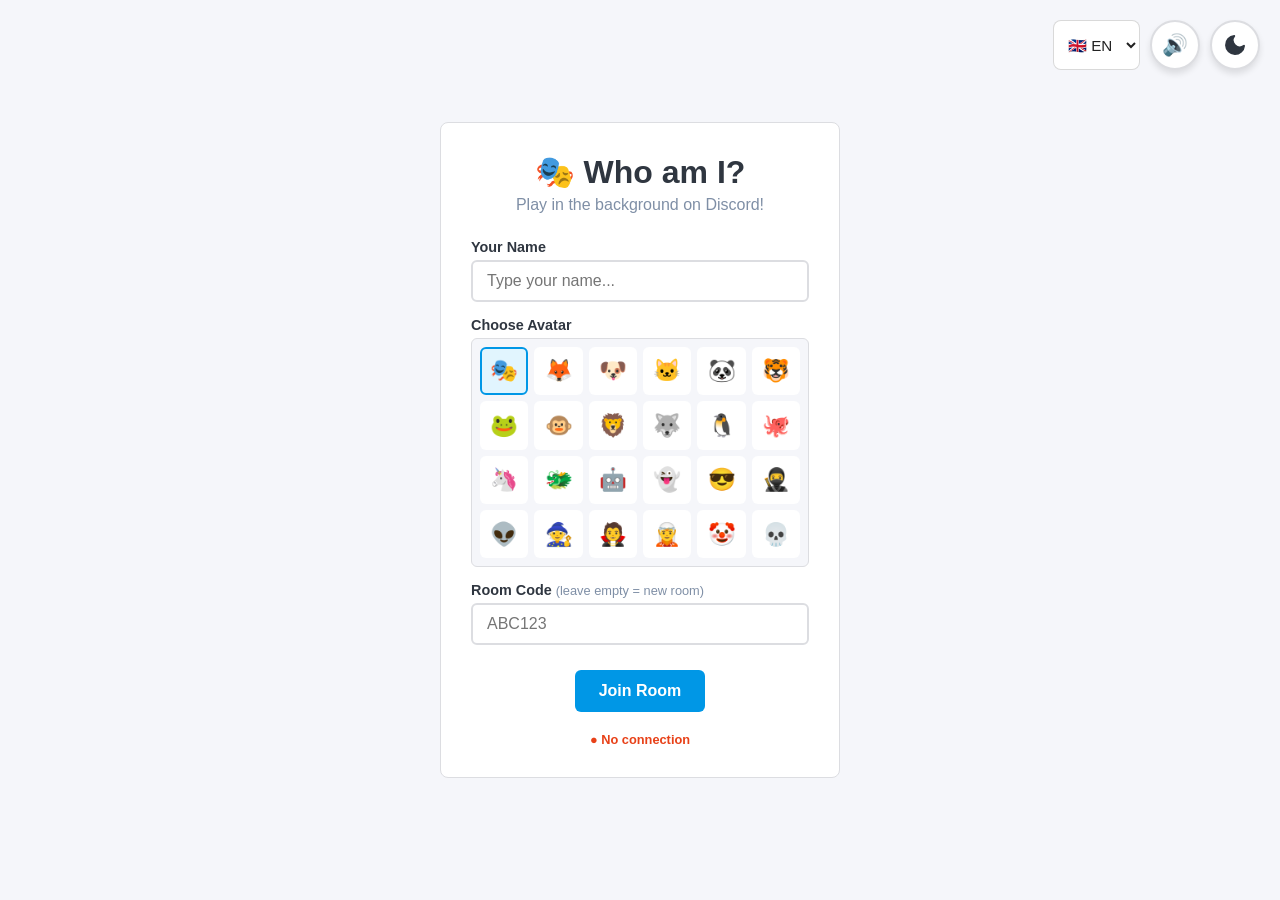
<file: client/index.html>
<!DOCTYPE html>
<html lang="tr">
<head>
    <meta charset="UTF-8">
    <meta name="viewport" content="width=device-width, initial-scale=1.0">
    <meta name="description" content="Ben Kimim? — Discord'da arka planda oynanan çok oyunculu tahmin oyunu">
    <meta name="theme-color" content="#0097e6">
    <title>Ben Kimim? 🎭</title>
    <link rel="stylesheet" href="style.css">
    <link rel="manifest" href="manifest.json">
    <link rel="icon" href="data:image/svg+xml,%3Csvg xmlns='http://www.w3.org/2000/svg' viewBox='0 0 100 100'%3E%3Ctext y='.9em' font-size='90'%3E🎭%3C/text%3E%3C/svg%3E">
</head>
<body>

    <div class="top-right-controls">
        <select id="lang-select" class="lang-select" title="Language / Sprache / Dil">
            <option value="tr">🇹🇷 TR</option>
            <option value="en">🇬🇧 EN</option>
            <option value="de">🇩🇪 DE</option>
        </select>
        <button id="btn-sound-toggle" class="theme-btn sound-btn" data-i18n-title="sound_toggle" title="Ses Efektleri">
            <span id="sound-icon-on">🔊</span>
            <span id="sound-icon-off" class="hidden">🔇</span>
        </button>
        <button id="theme-toggle" class="theme-btn" data-i18n-title="theme_toggle" title="Temayı Değiştir">
            <svg id="moon-icon" xmlns="http://www.w3.org/2000/svg" width="24" height="24" viewBox="0 0 24 24" fill="none" stroke="currentColor" stroke-width="2" stroke-linecap="round" stroke-linejoin="round" class="feather feather-moon"><path d="M21 12.79A9 9 0 1 1 11.21 3 7 7 0 0 0 21 12.79z"></path></svg>
            <svg id="sun-icon" class="hidden" xmlns="http://www.w3.org/2000/svg" width="24" height="24" viewBox="0 0 24 24" fill="none" stroke="currentColor" stroke-width="2" stroke-linecap="round" stroke-linejoin="round" class="feather feather-sun"><circle cx="12" cy="12" r="5"></circle><line x1="12" y1="1" x2="12" y2="3"></line><line x1="12" y1="21" x2="12" y2="23"></line><line x1="4.22" y1="4.22" x2="5.64" y2="5.64"></line><line x1="18.36" y1="18.36" x2="19.78" y2="19.78"></line><line x1="1" y1="12" x2="3" y2="12"></line><line x1="21" y1="12" x2="23" y2="12"></line><line x1="4.22" y1="19.78" x2="5.64" y2="18.36"></line><line x1="18.36" y1="5.64" x2="19.78" y2="4.22"></line></svg>
        </button>
    </div>

    <!-- ═══════════════ LOBBY EKRANI ═══════════════ -->
    <div id="screen-lobby" class="screen active">
        <div class="lobby-container">
            <h1>🎭 <span data-i18n="app_title">Ben Kimim?</span></h1>
            <p class="subtitle" data-i18n="subtitle">Discord'da arka planda oyna!</p>

            <div class="form-group">
                <label for="input-name" data-i18n="your_name">Adın</label>
                <input type="text" id="input-name" data-i18n-placeholder="your_name_placeholder" placeholder="Adını yaz..." maxlength="20" autocomplete="off">
            </div>

            <div class="form-group">
                <label data-i18n="choose_avatar">Avatar Seç</label>
                <div id="avatar-grid" class="avatar-grid">
                    <!-- JS dolduracak -->
                </div>
            </div>

            <div class="form-group">
                <label for="input-room"><span data-i18n="room_code">Oda Kodu</span> <span class="hint" data-i18n="room_code_hint">(boş bırak = yeni oda)</span></label>
                <input type="text" id="input-room" placeholder="ABC123" maxlength="6" autocomplete="off" style="text-transform: uppercase;">
            </div>

            <button id="btn-join" class="btn-primary" data-i18n="join_room">Odaya Katıl</button>

            <!-- Bağlantı sonrası lobby bilgisi -->
            <div id="lobby-info" class="hidden">
                <div class="room-code-display">
                    <span data-i18n="room_code_label">Oda Kodu:</span> <span id="display-room-code">---</span>
                    <button id="btn-copy-code" class="btn-small" data-i18n-title="copy_code" title="Kodu kopyala">📋</button>
                    <button id="btn-copy-link" class="btn-small" data-i18n-title="copy_link" title="Davet linkini kopyala">🔗</button>
                </div>

                <h3 data-i18n="players">Oyuncular</h3>
                <ul id="player-list"></ul>

                <div id="host-controls" class="hidden">
                    <div class="form-group" style="margin-top: 15px;">
                        <label for="select-pool-lang" data-i18n="pool_lang">Kelime Dili</label>
                        <select id="select-pool-lang" class="select-styled">
                            <option value="tr">🇹🇷 Türkçe</option>
                            <option value="en">🇬🇧 English</option>
                            <option value="de">🇩🇪 Deutsch</option>
                        </select>
                    </div>

                    <div class="form-group">
                        <label for="select-category" data-i18n="game_mode">Oyun Modu</label>
                        <select id="select-category" class="select-styled">
                            <option value="populer_ikonlar" data-i18n="cat_populer_ikonlar">İkonik Kişiler Karakterler</option>
                            <option value="hayvanlar" data-i18n="cat_hayvanlar">Hayvanlar (Kurgusal Dahil)</option>
                            <option value="tarihi_olaylar" data-i18n="cat_tarihi_olaylar">Tarihi Olaylar</option>
                            <option value="yemekler" data-i18n="cat_yemekler">🍔 Yemekler</option>
                            <option value="filmler" data-i18n="cat_filmler">🎬 Filmler</option>
                            <option value="markalar" data-i18n="cat_markalar">🏷️ Markalar</option>
                            <option value="sehirler" data-i18n="cat_sehirler">🌍 Şehirler</option>
                            <option value="meslekler" data-i18n="cat_meslekler">👷 Meslekler</option>
                            <option value="sporlar" data-i18n="cat_sporlar">⚽ Spor Dalları</option>
                            <option value="esyalar" data-i18n="cat_esyalar">🪑 Eşyalar</option>
                            <option value="deyimler" data-i18n="cat_deyimler">💬 Atasözleri & Deyimler</option>
                            <option value="karma" data-i18n="cat_karma">🎲 Karma Mod (Hepsi Birden)</option>
                            <option value="ozel" data-i18n="cat_ozel">✏️ Özel Kategori (Sen Yaz)</option>
                        </select>
                    </div>

                    <div class="form-group">
                        <label for="select-difficulty" data-i18n="difficulty">Zorluk</label>
                        <select id="select-difficulty" class="select-styled">
                            <option value="kolay" data-i18n="diff_kolay">Kolay (Sadece çok bilinenler)</option>
                            <option value="hepsi" selected data-i18n="diff_hepsi">Hepsi (Tüm liste)</option>
                            <option value="ozel_sayi" data-i18n="diff_ozel_sayi">Özel (Toplam seçenek sayısı)</option>
                        </select>
                    </div>

                    <div id="pool-size-group" class="form-group hidden">
                        <label for="input-pool-size"><span data-i18n="pool_size">Toplam Seçenek Sayısı</span> <span class="hint" data-i18n="pool_size_hint">(havuzdan kaç öğe çekilsin — eleme defterinde de bu kadar gösterilir)</span></label>
                        <input type="number" id="input-pool-size" min="2" max="3000" step="1" value="30" class="select-styled">
                    </div>

                    <div class="form-group">
                        <label for="input-timer" data-i18n="turn_timer">Tur Süresi (saniye, 0 = kapalı)</label>
                        <input type="number" id="input-timer" min="0" max="300" step="5" value="0" class="select-styled">
                    </div>

                    <div id="custom-category-group" class="form-group hidden">
                        <label for="input-custom-words"><span data-i18n="custom_words">Özel Kelimeler</span> <span class="hint" data-i18n="custom_words_hint">(her satıra bir tane, en az oyuncu sayısı kadar)</span></label>
                        <textarea id="input-custom-words" class="select-styled" rows="5" data-i18n-placeholder="custom_words_placeholder" placeholder="Mesela:&#10;Ahmet Hoca&#10;Berfin&#10;Kantinci Hasan&#10;..."></textarea>
                    </div>

                    <button id="btn-start" class="btn-primary" data-i18n="start_game">Oyunu Başlat</button>
                </div>

                <p id="waiting-msg" class="hint" data-i18n="waiting_host">Oda sahibinin başlatmasını bekle...</p>
            </div>

            <div id="connection-status" class="status-disconnected" data-i18n="no_connection">● Bağlantı yok</div>
        </div>
    </div>

    <!-- ═══════════════ OYUN EKRANI ═══════════════ -->
    <div id="screen-game" class="screen">
        <div class="game-header">
            <span class="room-badge" id="game-room-code"></span>
            <h2>🎭 <span data-i18n="app_title">Ben Kimim?</span></h2>
            <div id="turn-bar" class="turn-bar hidden">
                <span class="turn-label" data-i18n="turn_label">Sıra:</span>
                <span id="turn-player-name" class="turn-name">-</span>
                <span id="timer-pill" class="timer-pill hidden">⏱ <span id="timer-value">00:00</span></span>
                <button id="btn-pass" class="btn-small pass-btn" data-i18n="pass_btn">Pas ⏭</button>
            </div>
        </div>

        <!-- Masa ve oyuncular -->
        <div id="game-table-area">
            <div id="table-center">
                <!-- placeholder: masa görseli -->
                <div class="table-placeholder" data-i18n="table">MASA</div>
            </div>
            <div id="players-circle">
                <!-- JS tarafından doldurulacak -->
            </div>
        </div>

        <!-- Tahmin alanı -->
        <div id="guess-area">
            <div id="guess-feedback" class="hidden"></div>
            <div class="guess-input-row">
                <input type="text" id="input-guess" data-i18n-placeholder="guess_placeholder" placeholder="Kafandaki ismi tahmin et..." autocomplete="off">
                <div class="guess-controls">
                    <button id="btn-guess" class="btn-primary" data-i18n="guess_btn">Tahmin Et</button>
                </div>
            </div>
        </div>

        <!-- ═══════════════ SORU/CEVAP LOG (sol alt) ═══════════════ -->
        <button id="btn-log-toggle" class="log-fab" data-i18n-title="log_panel" title="Soru/Cevap Defteri">
            <span class="log-fab-icon">💬</span>
            <span class="log-fab-badge hidden" id="log-fab-badge">0</span>
        </button>

        <div id="log-panel" class="log-panel hidden">
            <div class="elim-header">
                <div class="elim-title">
                    <span data-i18n="log_title">💬 Soru / Cevap</span>
                </div>
                <button id="btn-log-close" class="elim-close" data-i18n-title="close" title="Kapat">✕</button>
            </div>

            <div id="log-list" class="log-list"></div>

            <div class="log-quick">
                <button class="log-quick-btn" data-kind="yes" data-i18n="quick_yes">✅ Evet</button>
                <button class="log-quick-btn" data-kind="no" data-i18n="quick_no">❌ Hayır</button>
                <button class="log-quick-btn" data-kind="maybe" data-i18n="quick_maybe">🤔 Belki</button>
            </div>

            <div class="log-input-row">
                <input type="text" id="log-input" data-i18n-placeholder="log_input_placeholder" placeholder="Soru/Not yaz... (örn. 'Erkek misin?')" maxlength="200" autocomplete="off">
                <button id="btn-log-send" class="btn-primary log-send" data-i18n="send">Gönder</button>
            </div>
        </div>

        <!-- ═══════════════ ELEME PANELİ (sağ alt) ═══════════════ -->
        <button id="btn-elim-toggle" class="elim-fab" data-i18n-title="elim_panel" title="Eleme Defteri">
            <span class="elim-fab-icon">📝</span>
            <span class="elim-fab-badge" id="elim-fab-badge">0</span>
        </button>

        <div id="elim-panel" class="elim-panel hidden">
            <div class="elim-header">
                <div class="elim-title">
                    <span data-i18n="elim_title">📝 Eleme Defteri</span>
                    <span class="elim-count" id="elim-count">0 / 0</span>
                </div>
                <button id="btn-elim-close" class="elim-close" data-i18n-title="close" title="Kapat">✕</button>
            </div>

            <textarea id="elim-notes" class="elim-notes" data-i18n-placeholder="elim_notes_placeholder" placeholder="Notların... (örn. 'erkek, tarihi figür, asker olabilir')" rows="2"></textarea>

            <div class="elim-toolbar">
                <input type="text" id="elim-search" class="elim-search" data-i18n-placeholder="elim_search_placeholder" placeholder="🔍 Ara..." autocomplete="off">
                <button id="btn-elim-reset" class="btn-small elim-reset" data-i18n-title="elim_reset" title="Hepsini geri al">↺</button>
            </div>

            <div class="elim-tabs">
                <button class="elim-tab active" data-tab="all" data-i18n="elim_tab_all">Hepsi</button>
                <button class="elim-tab" data-tab="active" data-i18n="elim_tab_active">Aday</button>
                <button class="elim-tab" data-tab="suspect" data-i18n="elim_tab_suspect">Şüpheli</button>
                <button class="elim-tab" data-tab="eliminated" data-i18n="elim_tab_eliminated">Elenen</button>
            </div>

            <div id="elim-list" class="elim-list"></div>
        </div>
    </div>

    <!-- ═══════════════ SONUÇ EKRANI ═══════════════ -->
    <div id="screen-result" class="screen">
        <div class="result-container">
            <h1>🏆 <span data-i18n="game_over">Oyun Bitti!</span></h1>
            <div id="rankings-list"></div>

            <div id="host-controls-result" class="hidden" style="margin-top: 20px;">
                <div class="form-group" style="text-align: center;">
                    <label for="select-pool-lang-result" style="display: inline-block; margin-right: 10px;" data-i18n="pool_lang_label">Kelime Dili:</label>
                    <select id="select-pool-lang-result" class="select-styled" style="display: inline-block; width: auto;">
                        <option value="tr">🇹🇷 Türkçe</option>
                        <option value="en">🇬🇧 English</option>
                        <option value="de">🇩🇪 Deutsch</option>
                    </select>
                </div>
                <div class="form-group" style="text-align: center;">
                    <label for="select-category-result" style="display: inline-block; margin-right: 10px;" data-i18n="game_mode_label">Oyun Modu:</label>
                    <select id="select-category-result" class="select-styled" style="display: inline-block; width: auto;">
                        <option value="populer_ikonlar" data-i18n="cat_populer_ikonlar">İkonik Kişiler Karakterler</option>
                        <option value="hayvanlar" data-i18n="cat_hayvanlar">Hayvanlar (Kurgusal Dahil)</option>
                        <option value="tarihi_olaylar" data-i18n="cat_tarihi_olaylar">Tarihi Olaylar</option>
                        <option value="yemekler" data-i18n="cat_yemekler">🍔 Yemekler</option>
                        <option value="filmler" data-i18n="cat_filmler">🎬 Filmler</option>
                        <option value="markalar" data-i18n="cat_markalar">🏷️ Markalar</option>
                        <option value="sehirler" data-i18n="cat_sehirler">🌍 Şehirler</option>
                        <option value="meslekler" data-i18n="cat_meslekler">👷 Meslekler</option>
                        <option value="sporlar" data-i18n="cat_sporlar">⚽ Spor Dalları</option>
                        <option value="esyalar" data-i18n="cat_esyalar">🪑 Eşyalar</option>
                        <option value="deyimler" data-i18n="cat_deyimler">💬 Atasözleri & Deyimler</option>
                        <option value="karma" data-i18n="cat_karma_short">🎲 Karma Mod</option>
                    </select>
                </div>
                <button id="btn-new-round" class="btn-primary" data-i18n="new_round_btn">Aynı Oyuncularla Yeni Tur</button>
                <p class="hint" style="margin-top:6px;" data-i18n="new_round_hint">Aynı odada, aynı oyuncularla devam edersiniz.</p>
            </div>

            <p id="waiting-new-round" class="hint" data-i18n="waiting_new_round">Oda sahibinin yeni tur başlatmasını bekle...</p>
        </div>
    </div>

    <script src="app.js"></script>
</body>
</html>
</file>
<file: client/style.css>
/* ══════════════════════════════════════
   Ben Kimim? — Flat Design Stiller
   ══════════════════════════════════════ */

* {
    margin: 0;
    padding: 0;
    box-sizing: border-box;
}

body {
    font-family: 'Segoe UI', Tahoma, Geneva, Verdana, sans-serif;
    background: #f5f6fa;
    color: #2f3640;
    min-height: 100vh;
}

/* ── Ekran yönetimi ─────────────── */
.screen {
    display: none;
    min-height: 100vh;
    padding: 20px;
}

.screen.active {
    display: flex;
    justify-content: center;
    align-items: center;
    flex-direction: column;
}

.hidden {
    display: none !important;
}

/* ── LOBBY ───────────────────────── */
.lobby-container {
    max-width: 400px;
    width: 100%;
    text-align: center;
    background: #ffffff;
    padding: 30px;
    border-radius: 8px;
    border: 1px solid #dcdde1;
}

.lobby-container h1 {
    font-size: 2rem;
    margin-bottom: 5px;
    color: #2f3640;
}

.subtitle {
    color: #7f8fa6;
    margin-bottom: 25px;
}

.form-group {
    margin-bottom: 15px;
    text-align: left;
}

.form-group label {
    display: block;
    margin-bottom: 5px;
    font-size: 0.9rem;
    font-weight: bold;
}

.hint {
    color: #7f8fa6;
    font-size: 0.8rem;
    font-weight: normal;
}

input[type="text"] {
    width: 100%;
    padding: 10px 14px;
    border: 2px solid #dcdde1;
    border-radius: 6px;
    background: #ffffff;
    color: #2f3640;
    font-size: 1rem;
    outline: none;
}

input[type="text"]:focus {
    border-color: #0097e6;
}

/* ── Butonlar ────────────────────── */
.btn-primary {
    padding: 12px 24px;
    border: none;
    border-radius: 6px;
    background: #0097e6;
    color: #ffffff;
    font-size: 1rem;
    font-weight: bold;
    cursor: pointer;
    margin-top: 10px;
}

.btn-primary:hover {
    background: #00a8ff;
}

.btn-primary:disabled {
    background: #dcdde1;
    color: #7f8fa6;
    cursor: not-allowed;
}

.btn-small {
    padding: 4px 8px;
    border: 1px solid #dcdde1;
    border-radius: 4px;
    background: #f5f6fa;
    color: #2f3640;
    cursor: pointer;
    font-size: 0.8rem;
}

.btn-small:hover {
    background: #e84118;
    color: #ffffff;
}

/* ── Oda kodu ────────────────────── */
.room-code-display {
    margin: 20px 0 10px;
    padding: 10px;
    background: #f5f6fa;
    border: 1px solid #dcdde1;
    border-radius: 6px;
    font-size: 1.2rem;
    font-weight: bold;
    letter-spacing: 3px;
}

#display-room-code {
    color: #0097e6;
}

/* ── Oyuncu listesi (lobby) ──────── */
#player-list {
    list-style: none;
    margin: 10px 0;
    text-align: left;
}

#player-list li {
    padding: 8px 10px;
    border-bottom: 1px solid #dcdde1;
}

#player-list li .host-badge {
    color: #e1b12c;
    font-size: 0.75rem;
    margin-left: 5px;
    font-weight: bold;
}

/* ── Bağlantı durumu ─────────────── */
#connection-status {
    margin-top: 20px;
    font-size: 0.8rem;
    font-weight: bold;
}

.status-disconnected {
    color: #e84118;
}

.status-connected {
    color: #44bd32;
}

/* ══════════════════════════════════
   OYUN EKRANI
   ══════════════════════════════════ */

.game-header {
    text-align: center;
    margin-bottom: 20px;
}

.room-badge {
    font-size: 0.9rem;
    font-weight: bold;
    color: #7f8fa6;
    letter-spacing: 1px;
}

/* ── Masa alanı ──────────────────── */
#game-table-area {
    position: relative;
    width: 500px;
    height: 500px;
    margin: 0 auto;
}

#table-center {
    position: absolute;
    top: 50%;
    left: 50%;
    transform: translate(-50%, -50%);
    width: 150px;
    height: 150px;
    border-radius: 50%;
    background: #ffffff;
    border: 2px solid #dcdde1;
    display: flex;
    justify-content: center;
    align-items: center;
}

.table-placeholder {
    color: #7f8fa6;
    font-size: 0.9rem;
    font-weight: bold;
}

/* ── Oyuncu yuvarları ────────────── */
#players-circle {
    position: absolute;
    top: 0;
    left: 0;
    width: 100%;
    height: 100%;
}

.player-node {
    position: absolute;
    text-align: center;
    transform: translate(-50%, -50%);
}

.player-avatar {
    width: 60px;
    height: 60px;
    border-radius: 50%;
    background: #dcdde1;
    border: 3px solid #7f8fa6;
    color: #2f3640;
    display: flex;
    justify-content: center;
    align-items: center;
    margin: 0 auto;
    font-size: 1.5rem;
    font-weight: bold;
}

.player-avatar.revealed {
    background: #44bd32;
    border-color: #44bd32;
    color: #ffffff;
}

.player-assigned-name {
    margin-top: 4px;
    padding: 4px 8px;
    background: #0097e6;
    color: #ffffff;
    border-radius: 4px;
    font-size: 0.8rem;
    font-weight: bold;
    white-space: nowrap;
    display: inline-block;
}

.player-assigned-name.mystery {
    background: #e1b12c;
    color: #ffffff;
}

.player-assigned-name.revealed {
    background: #44bd32;
    color: #ffffff;
}

.player-real-name {
    font-size: 0.8rem;
    font-weight: bold;
    color: #7f8fa6;
    margin-top: 4px;
}

/* ── Tahmin alanı ────────────────── */
#guess-area {
    max-width: 500px;
    margin: 30px auto 0;
    text-align: center;
    background: #ffffff;
    padding: 20px;
    border-radius: 8px;
    border: 1px solid #dcdde1;
}

.guess-input-row {
    display: flex;
    gap: 10px;
}

.guess-input-row input {
    flex: 1;
}

#guess-feedback {
    padding: 10px 12px;
    border-radius: 6px;
    margin-bottom: 10px;
    font-size: 0.9rem;
    font-weight: bold;
}

#guess-feedback.correct {
    background: #e5f9e7;
    color: #44bd32;
    border: 1px solid #44bd32;
}

#guess-feedback.wrong {
    background: #fdeaea;
    color: #e84118;
    border: 1px solid #e84118;
}

/* ══════════════════════════════════
   SONUÇ EKRANI
   ══════════════════════════════════ */

.result-container {
    text-align: center;
    max-width: 400px;
    width: 100%;
    background: #ffffff;
    padding: 30px;
    border-radius: 8px;
    border: 1px solid #dcdde1;
}

.result-container h1 {
    margin-bottom: 20px;
    color: #2f3640;
}

#rankings-list {
    text-align: left;
    margin-bottom: 20px;
}

.ranking-item {
    display: flex;
    align-items: center;
    gap: 12px;
    padding: 10px;
    border-bottom: 1px solid #dcdde1;
}

.ranking-position {
    font-size: 1.5rem;
    font-weight: bold;
    width: 40px;
    text-align: center;
}

.ranking-position.gold { color: #e1b12c; }
.ranking-position.silver { color: #7f8fa6; }
.ranking-position.bronze { color: #cd6133; }

.ranking-details {
    flex: 1;
}

.ranking-details .name {
    font-weight: bold;
    color: #2f3640;
}

.ranking-details .assigned {
    font-size: 0.8rem;
    color: #7f8fa6;
}

.ranking-stats {
    font-size: 0.75rem;
    color: #4cd137;
    margin-top: 2px;
    font-weight: 600;
}
body.dark-mode .ranking-stats {
    color: #44bd32;
}

/* ══════════════════════════════════
   GELİŞMİŞ TEMA VE RENK AYARLARI
   ══════════════════════════════════ */

/* --- TEMA BUTONU ANA STİL --- */
.theme-btn {
    position: fixed;
    top: 20px;
    right: 20px;
    width: 50px;
    height: 50px;
    border-radius: 50%;
    border: 2px solid #dcdde1;
    background-color: #ffffff !important; /* Light modda beyaz buton */
    cursor: pointer;
    z-index: 9999;
    display: flex;
    align-items: center;
    justify-content: center;
    transition: all 0.3s ease;
    box-shadow: 0 4px 6px rgba(0,0,0,0.1);
}

/* Light Mod: Ay İkonu Rengi (Koyu Gri/Lacivert) */
#moon-icon {
    color: #2f3640;
    fill: #2f3640;
}

/* --- DARK MODE AKTİFKEN --- */
body.dark-mode {
    background-color: #121212 !important;
    color: #ffffff !important;
}

/* Dark Modda Buton Rengi Değişsin */
body.dark-mode .theme-btn {
    background-color: #2c3e50 !important; /* Dark modda buton koyu lacivert */
    border-color: #ffffff !important;
}

/* Dark Mod: Güneş İkonu Rengi */
#sun-icon {
    color: #ffffff;
    fill: #ffffff;
}

/* İkonların görünürlüğünü ayarla */
.hidden { display: none !important; }

/* Koyu Modda Diğer Alanlar */
body.dark-mode .lobby-container, 
body.dark-mode .game-container, 
body.dark-mode .result-container {
    background-color: #1e1e1e !important;
    border-color: #333 !important;
    color: #fff !important;
}

body.dark-mode h1, body.dark-mode h2, body.dark-mode label {
    color: #fff !important;
}

body.dark-mode input {
    background: #2d2d2d !important;
    color: #fff !important;
    border: 1px solid #444 !important;
}


/* Kopyala butonu 📋 */
body.dark-mode #btn-copy-code {
    background-color: #3f444b !important;
    color: white !important;
    border: 1px solid #484d54 !important;
    padding: 5px 10px !important;
    border-radius: 4px;
}
body.dark-mode .room-code-display {
    background-color: #2d3136;
    border: 1px solid #3f444b;
    color: #ffffff;
    padding: 12px;
    border-radius: 8px;
    margin-top: 15px;
    text-align: center;
}

body.dark-mode select {
    background-color: #2d3136; /* Kutunun içi gri */
    color: #ffffff;            /* Yazı beyaz */
    border: 1px solid #3f444b;
    padding: 8px;
    border-radius: 4px;
    cursor: pointer;
    width: 100%;
}

/* Select kutusunun içindeki seçenekler (açılınca görünen yer) */
body.dark-mode select option {
    background-color: #2d3136;
    color: #ffffff;
}

/* Oyun Modu yazan label etiketi için */
body.dark-mode label[for="select-category"] {
    color: #ffffff;
}


/* Odaya katıldıktan sonra çıkan butonu koyulaştırır */
body.dark-mode #btn-join:disabled,
body.dark-mode .btn-primary:disabled {
    background-color: #2d3136; /* Kutularla aynı gri tonu */
    color: #7f8fa6;            /* Yazı rengini biraz sönük yaptık ki pasif olduğu belli olsun */
    border: 1px solid #3f444b;
    cursor: not-allowed;
    opacity: 1;                /* Tarayıcı kendi kendine şeffaflaştırmasın diye */
}



/* "MASA" yazan başlık */
body.dark-mode .lobby-container h2,
body.dark-mode h2 {
    color: #ffffff;
}

/* Masa başlığının altındaki o beyaz çizgiyi de koyulaştıralım */
body.dark-mode h2::after {
    background-color: #3f444b;
}

/* Oyuncu kartlarını (isimlerin yazdığı yerleri) gri yap */
body.dark-mode .player-item {
    background-color: #2d3136;
    border: 1px solid #3f444b;
    color: #ffffff;
}

/* "Oyuncular bekleniyor..." yazısı */
body.dark-mode .hint {
    color: #aeb9cc;
}

body.dark-mode #guess-area {
    background-color: #1e1e1e;
    border-color: #333;
    color: #fff;
}

body.dark-mode #table-center {
    background-color: #1e1e1e;
    border-color: #333;
    color: #fff;
}

body.dark-mode #players-circle .player-avatar {
    background-color: #1e1e1e;
    border-color: #333;
    color: #fff;
}


body.dark-mode .btn-primary:hover {
    background-color: #536dfe !important;
    transform: translateY(-2px); /* Hafif yukarı kalkma efekti */
}





.color-pick {
    width: 25px;
    height: 25px;
    border-radius: 50%;
    cursor: pointer;
    border: 2px solid rgba(255,255,255,0.5);
    transition: transform 0.2s;
}
.color-pick:hover { transform: scale(1.2); }


/* ══════════════════════════════════
   ELEME PANELİ (sağ alt)
   ══════════════════════════════════ */

.elim-fab {
    position: fixed;
    bottom: 24px;
    right: 24px;
    width: 60px;
    height: 60px;
    border-radius: 50%;
    border: none;
    background: #0097e6;
    color: white;
    cursor: pointer;
    z-index: 9998;
    box-shadow: 0 6px 14px rgba(0, 0, 0, 0.25);
    display: flex;
    align-items: center;
    justify-content: center;
    transition: transform 0.2s ease, background 0.2s ease;
}
.elim-fab:hover { transform: scale(1.08); background: #00a8ff; }
.elim-fab-icon { font-size: 1.5rem; }
.elim-fab-badge {
    position: absolute;
    top: -4px;
    right: -4px;
    min-width: 22px;
    height: 22px;
    padding: 0 6px;
    background: #e84118;
    color: white;
    border-radius: 11px;
    font-size: 0.75rem;
    font-weight: bold;
    display: flex;
    align-items: center;
    justify-content: center;
    border: 2px solid white;
}
.elim-fab-badge.hidden { display: none; }

.elim-panel {
    position: fixed;
    bottom: 96px;
    right: 24px;
    width: 360px;
    max-width: calc(100vw - 48px);
    max-height: calc(100vh - 140px);
    background: #ffffff;
    border-radius: 12px;
    border: 1px solid #dcdde1;
    box-shadow: 0 12px 32px rgba(0, 0, 0, 0.18);
    z-index: 9997;
    display: flex;
    flex-direction: column;
    overflow: hidden;
    animation: elim-slide-up 0.2s ease-out;
}
.elim-panel.hidden { display: none; }

@keyframes elim-slide-up {
    from { transform: translateY(20px); opacity: 0; }
    to { transform: translateY(0); opacity: 1; }
}

.elim-header {
    display: flex;
    align-items: center;
    justify-content: space-between;
    padding: 12px 14px;
    background: #f5f6fa;
    border-bottom: 1px solid #dcdde1;
}
.elim-title {
    display: flex;
    align-items: center;
    gap: 10px;
    font-weight: bold;
    color: #2f3640;
}
.elim-count {
    font-size: 0.75rem;
    color: #7f8fa6;
    background: white;
    padding: 2px 8px;
    border-radius: 10px;
    border: 1px solid #dcdde1;
    font-weight: normal;
}
.elim-close {
    background: transparent;
    border: none;
    color: #7f8fa6;
    cursor: pointer;
    font-size: 1.1rem;
    padding: 4px 8px;
    border-radius: 4px;
}
.elim-close:hover { background: #dcdde1; color: #2f3640; }

.elim-notes {
    width: calc(100% - 20px);
    margin: 10px;
    padding: 8px 10px;
    border: 1px solid #dcdde1;
    border-radius: 6px;
    background: #fffde7;
    color: #2f3640;
    font-family: inherit;
    font-size: 0.85rem;
    resize: vertical;
    outline: none;
    min-height: 40px;
}
.elim-notes:focus { border-color: #0097e6; }

.elim-toolbar {
    display: flex;
    gap: 8px;
    padding: 0 10px 8px;
}
.elim-search {
    flex: 1;
    padding: 7px 10px !important;
    border: 1px solid #dcdde1 !important;
    border-radius: 6px;
    font-size: 0.85rem !important;
    background: #ffffff;
    color: #2f3640;
    outline: none;
}
.elim-search:focus { border-color: #0097e6 !important; }
.elim-reset { padding: 6px 10px; font-size: 0.9rem; }

.elim-tabs {
    display: flex;
    gap: 4px;
    padding: 0 10px 8px;
}
.elim-tab {
    flex: 1;
    padding: 6px 8px;
    border: 1px solid #dcdde1;
    background: white;
    color: #7f8fa6;
    border-radius: 6px;
    cursor: pointer;
    font-size: 0.8rem;
    font-weight: bold;
}
.elim-tab:hover { background: #f5f6fa; }
.elim-tab.active {
    background: #0097e6;
    color: white;
    border-color: #0097e6;
}

.elim-list {
    flex: 1;
    overflow-y: auto;
    padding: 0 8px 10px;
    min-height: 200px;
    max-height: 50vh;
}
.elim-item {
    display: flex;
    align-items: center;
    gap: 8px;
    padding: 7px 10px;
    margin: 2px 0;
    border-radius: 6px;
    cursor: pointer;
    color: #2f3640;
    font-size: 0.88rem;
    border: 1px solid transparent;
    user-select: none;
}
.elim-item:hover {
    background: #f5f6fa;
    border-color: #dcdde1;
}
.elim-item-mark {
    width: 18px;
    height: 18px;
    border: 2px solid #b2bec3;
    border-radius: 4px;
    display: flex;
    align-items: center;
    justify-content: center;
    flex-shrink: 0;
    font-size: 0.75rem;
    color: white;
}
.elim-item-text {
    flex: 1;
    line-height: 1.2;
}
.elim-item-guess {
    flex-shrink: 0;
    background: #00a8ff;
    color: #fff;
    border: none;
    border-radius: 5px;
    padding: 4px 10px;
    font-size: 0.78rem;
    font-weight: 600;
    cursor: pointer;
    opacity: 0.85;
    transition: opacity 0.15s, transform 0.1s;
}
.elim-item-guess:hover {
    opacity: 1;
    transform: scale(1.04);
}
.elim-item-guess:active {
    transform: scale(0.97);
}
.elim-item.eliminated .elim-item-guess {
    background: #b2bec3;
    cursor: not-allowed;
}
.elim-item-guess:disabled {
    background: #b2bec3;
    cursor: not-allowed;
    opacity: 0.55;
}
.elim-item-guess:disabled:hover {
    transform: none;
}
.elim-item.eliminated {
    opacity: 0.4;
    background: #fdeaea;
}
.elim-item.eliminated .elim-item-text {
    text-decoration: line-through;
    color: #e84118;
}
.elim-item.eliminated .elim-item-mark {
    background: #e84118;
    border-color: #e84118;
}
.elim-item.eliminated .elim-item-mark::after { content: "✕"; }
.elim-empty {
    padding: 24px 10px;
    text-align: center;
    color: #7f8fa6;
    font-size: 0.85rem;
}

/* Dark mode */
body.dark-mode .elim-panel {
    background: #1e1e1e;
    border-color: #333;
    color: #fff;
}
body.dark-mode .elim-header {
    background: #2d3136;
    border-color: #3f444b;
}
body.dark-mode .elim-title { color: #fff; }
body.dark-mode .elim-count {
    background: #1e1e1e;
    border-color: #3f444b;
    color: #aeb9cc;
}
body.dark-mode .elim-close { color: #aeb9cc; }
body.dark-mode .elim-close:hover { background: #3f444b; color: #fff; }
body.dark-mode .elim-notes {
    background: #2d3136;
    border-color: #3f444b;
    color: #fff;
}
body.dark-mode .elim-search {
    background: #2d3136 !important;
    border-color: #3f444b !important;
    color: #fff !important;
}
body.dark-mode .elim-tab {
    background: #2d3136;
    border-color: #3f444b;
    color: #aeb9cc;
}
body.dark-mode .elim-tab:hover { background: #3f444b; }
body.dark-mode .elim-tab.active {
    background: #0097e6;
    color: white;
    border-color: #0097e6;
}
body.dark-mode .elim-item { color: #fff; }
body.dark-mode .elim-item:hover {
    background: #2d3136;
    border-color: #3f444b;
}
body.dark-mode .elim-item.eliminated {
    background: rgba(232, 65, 24, 0.15);
}
body.dark-mode .elim-item-guess {
    background: #0097e6;
}
body.dark-mode .elim-item.eliminated .elim-item-guess {
    background: #4a5058;
}
body.dark-mode .elim-empty { color: #aeb9cc; }
body.dark-mode .elim-fab {
    background: #536dfe;
}
body.dark-mode .elim-fab:hover { background: #6c83ff; }

@media (max-width: 480px) {
    .elim-panel {
        right: 12px;
        left: 12px;
        width: auto;
        bottom: 88px;
    }
    .elim-fab {
        bottom: 16px;
        right: 16px;
    }
}


/* ══════════════════════════════════
   TOP-RIGHT CONTROLS (tema + ses)
   ══════════════════════════════════ */
.top-right-controls {
    position: fixed;
    top: 20px;
    right: 20px;
    z-index: 9999;
    display: flex;
    gap: 10px;
}
.top-right-controls .theme-btn { position: static; }
.sound-btn { font-size: 1.3rem; }
.sound-btn span { line-height: 1; }

.lang-select {
    background: var(--bg-color, #fff);
    color: var(--text-color, #222);
    border: 1px solid rgba(0, 0, 0, 0.15);
    border-radius: 8px;
    padding: 6px 10px;
    font-size: 0.95rem;
    cursor: pointer;
    outline: none;
    transition: background 0.2s, border-color 0.2s;
}
.lang-select:hover { border-color: rgba(0, 0, 0, 0.4); }
body.dark-mode .lang-select {
    background: #2a2f3a;
    color: #f0f0f0;
    border-color: rgba(255, 255, 255, 0.2);
}
body.dark-mode .lang-select:hover { border-color: rgba(255, 255, 255, 0.5); }


/* ══════════════════════════════════
   AVATAR PICKER (lobby)
   ══════════════════════════════════ */
.avatar-grid {
    display: grid;
    grid-template-columns: repeat(6, 1fr);
    gap: 6px;
    padding: 8px;
    border: 1px solid #dcdde1;
    border-radius: 6px;
    background: #f5f6fa;
}
.avatar-cell {
    aspect-ratio: 1;
    display: flex;
    align-items: center;
    justify-content: center;
    border-radius: 6px;
    cursor: pointer;
    font-size: 1.4rem;
    background: white;
    border: 2px solid transparent;
    transition: transform 0.15s, border-color 0.15s;
    user-select: none;
}
.avatar-cell:hover { transform: scale(1.1); }
.avatar-cell.selected {
    border-color: #0097e6;
    background: #e1f5fe;
}

/* Oyuncu listesinde avatar göstergesi */
#player-list li {
    display: flex;
    align-items: center;
    gap: 8px;
}
.player-list-avatar {
    font-size: 1.2rem;
    width: 28px;
    text-align: center;
}

/* Form select / textarea stilleri */
.select-styled {
    width: 100%;
    padding: 8px 10px;
    border-radius: 6px;
    border: 1px solid #dcdde1;
    background: white;
    color: #2f3640;
    font-family: inherit;
    font-size: 0.95rem;
}
.select-styled:focus {
    border-color: #0097e6;
    outline: none;
}
textarea.select-styled {
    resize: vertical;
    min-height: 80px;
}

body.dark-mode .avatar-grid {
    background: #2d3136;
    border-color: #3f444b;
}
body.dark-mode .avatar-cell {
    background: #1e1e1e;
}
body.dark-mode .avatar-cell.selected {
    background: #0d3a52;
    border-color: #0097e6;
}
body.dark-mode .select-styled {
    background: #2d3136;
    color: #fff;
    border-color: #3f444b;
}


/* ══════════════════════════════════
   TURN BAR + TIMER + PAS
   ══════════════════════════════════ */
.turn-bar {
    display: flex;
    align-items: center;
    justify-content: center;
    gap: 8px;
    margin: 12px auto 0;
    padding: 8px 14px;
    background: #fff;
    border: 1px solid #dcdde1;
    border-radius: 10px;
    max-width: 540px;
    flex-wrap: wrap;
}
.turn-label {
    color: #7f8fa6;
    font-size: 0.85rem;
}
.turn-name {
    font-weight: bold;
    color: #0097e6;
    padding: 2px 10px;
    background: #e1f5fe;
    border-radius: 16px;
    font-size: 0.95rem;
}
.turn-name.is-me {
    background: #44bd32;
    color: white;
    animation: turn-pulse 1.6s ease-in-out infinite;
}
@keyframes turn-pulse {
    0%, 100% { box-shadow: 0 0 0 0 rgba(68, 189, 50, 0.6); }
    50% { box-shadow: 0 0 0 8px rgba(68, 189, 50, 0); }
}

.timer-pill {
    background: #fff8e1;
    color: #e1b12c;
    padding: 4px 12px;
    border-radius: 16px;
    font-weight: bold;
    font-family: 'Courier New', monospace;
    font-size: 0.9rem;
    border: 1px solid #f4d35e;
}
.timer-pill.warning {
    background: #fdeaea;
    color: #e84118;
    border-color: #e84118;
    animation: timer-flash 0.8s ease-in-out infinite;
}
@keyframes timer-flash {
    0%, 100% { opacity: 1; }
    50% { opacity: 0.55; }
}

.pass-btn {
    padding: 5px 10px !important;
    font-weight: bold;
    background: #e1f5fe;
    color: #0097e6;
    border-color: #b3e5fc;
}
.pass-btn:hover { background: #0097e6; color: white; }

body.dark-mode .turn-bar {
    background: #1e1e1e;
    border-color: #333;
}
body.dark-mode .turn-name { background: #0d3a52; color: #4fc3f7; }
body.dark-mode .turn-name.is-me { background: #44bd32; color: white; }
body.dark-mode .timer-pill { background: #2d3136; color: #f4d35e; border-color: #3f444b; }


/* ══════════════════════════════════
   AVATAR / TURN HIGHLIGHT (masa)
   ══════════════════════════════════ */
.player-node.is-turn .player-avatar {
    border-color: #44bd32;
    box-shadow: 0 0 0 4px rgba(68, 189, 50, 0.3);
    animation: turn-pulse 1.6s ease-in-out infinite;
}
.player-avatar {
    font-size: 1.5rem;
    line-height: 1;
}


/* ══════════════════════════════════
   Q&A LOG PANELİ (sol alt)
   ══════════════════════════════════ */
.log-fab {
    position: fixed;
    bottom: 24px;
    left: 24px;
    width: 60px;
    height: 60px;
    border-radius: 50%;
    border: none;
    background: #44bd32;
    color: white;
    cursor: pointer;
    z-index: 9998;
    box-shadow: 0 6px 14px rgba(0, 0, 0, 0.25);
    display: flex;
    align-items: center;
    justify-content: center;
    transition: transform 0.2s ease, background 0.2s ease;
}
.log-fab:hover { transform: scale(1.08); background: #4cd137; }
.log-fab-icon { font-size: 1.5rem; }
.log-fab-badge {
    position: absolute;
    top: -4px;
    right: -4px;
    min-width: 22px;
    height: 22px;
    padding: 0 6px;
    background: #e84118;
    color: white;
    border-radius: 11px;
    font-size: 0.75rem;
    font-weight: bold;
    display: flex;
    align-items: center;
    justify-content: center;
    border: 2px solid white;
}
.log-fab-badge.hidden { display: none; }

.log-panel {
    position: fixed;
    bottom: 96px;
    left: 24px;
    width: 360px;
    max-width: calc(100vw - 48px);
    max-height: calc(100vh - 140px);
    background: #ffffff;
    border-radius: 12px;
    border: 1px solid #dcdde1;
    box-shadow: 0 12px 32px rgba(0, 0, 0, 0.18);
    z-index: 9997;
    display: flex;
    flex-direction: column;
    overflow: hidden;
    animation: elim-slide-up 0.2s ease-out;
}
.log-panel.hidden { display: none; }

.log-list {
    flex: 1;
    overflow-y: auto;
    padding: 10px 12px;
    min-height: 240px;
    max-height: 45vh;
}
.log-entry {
    display: flex;
    gap: 8px;
    padding: 6px 0;
    align-items: flex-start;
}
.log-entry-avatar {
    font-size: 1.2rem;
    flex-shrink: 0;
    width: 28px;
    text-align: center;
    line-height: 1.4;
}
.log-entry-body {
    flex: 1;
    min-width: 0;
}
.log-entry-author {
    font-size: 0.75rem;
    font-weight: bold;
    color: #7f8fa6;
}
.log-entry-text {
    font-size: 0.9rem;
    color: #2f3640;
    word-break: break-word;
    padding: 6px 10px;
    border-radius: 8px;
    background: #f5f6fa;
    display: inline-block;
    margin-top: 2px;
}
.log-entry[data-kind="yes"] .log-entry-text { background: #d4edda; color: #155724; }
.log-entry[data-kind="no"] .log-entry-text { background: #f8d7da; color: #721c24; }
.log-entry[data-kind="maybe"] .log-entry-text { background: #fff3cd; color: #856404; }
.log-entry[data-kind="note"] .log-entry-text { background: #e1f5fe; color: #01579b; }
.log-entry[data-kind="guess_correct"] .log-entry-text { background: #c3f7d4; color: #0a4f24; font-weight: bold; }
.log-entry[data-kind="guess_wrong"] .log-entry-text { background: #fde2e2; color: #842029; font-style: italic; }

.log-quick {
    display: flex;
    gap: 6px;
    padding: 0 10px 6px;
}
.log-quick-btn {
    flex: 1;
    padding: 6px 4px;
    border: 1px solid #dcdde1;
    border-radius: 6px;
    background: white;
    cursor: pointer;
    font-size: 0.8rem;
    font-weight: bold;
}
.log-quick-btn:hover { background: #f5f6fa; }
.log-quick-btn[data-kind="yes"]:hover { background: #d4edda; }
.log-quick-btn[data-kind="no"]:hover { background: #f8d7da; }
.log-quick-btn[data-kind="maybe"]:hover { background: #fff3cd; }

.log-input-row {
    display: flex;
    gap: 6px;
    padding: 6px 10px 10px;
    border-top: 1px solid #dcdde1;
}
.log-input-row input {
    flex: 1;
    padding: 7px 10px;
    border: 1px solid #dcdde1;
    border-radius: 6px;
    font-size: 0.85rem;
    outline: none;
}
.log-input-row input:focus { border-color: #0097e6; }
.log-send { padding: 7px 14px !important; margin-top: 0 !important; font-size: 0.85rem; }

.log-empty {
    color: #7f8fa6;
    text-align: center;
    padding: 30px 10px;
    font-size: 0.85rem;
}

body.dark-mode .log-panel {
    background: #1e1e1e;
    border-color: #333;
    color: #fff;
}
body.dark-mode .log-entry-text { background: #2d3136; color: #fff; }
body.dark-mode .log-entry-author { color: #aeb9cc; }
body.dark-mode .log-quick-btn {
    background: #2d3136;
    border-color: #3f444b;
    color: #fff;
}
body.dark-mode .log-quick-btn:hover { background: #3f444b; }
body.dark-mode .log-input-row input {
    background: #2d3136;
    color: #fff;
    border-color: #3f444b;
}
body.dark-mode .log-input-row { border-top-color: #3f444b; }
body.dark-mode .log-empty { color: #aeb9cc; }


/* ══════════════════════════════════
   3-STATE ELIM (aday / şüpheli / elenmiş)
   ══════════════════════════════════ */
.elim-item.suspect {
    background: #fff8e1;
}
.elim-item.suspect .elim-item-mark {
    background: #e1b12c;
    border-color: #e1b12c;
}
.elim-item.suspect .elim-item-mark::after { content: "⚠"; }
.elim-item.suspect .elim-item-text {
    color: #856404;
    font-weight: bold;
}
body.dark-mode .elim-item.suspect {
    background: rgba(225, 177, 44, 0.15);
}
body.dark-mode .elim-item.suspect .elim-item-text { color: #f4d35e; }

/* mevcut tab'lara "şüpheli" eklemek için */
.elim-tab[data-tab="suspect"] { color: #e1b12c; }
.elim-tab[data-tab="suspect"].active {
    background: #e1b12c;
    border-color: #e1b12c;
    color: white;
}


@media (max-width: 480px) {
    .log-panel {
        left: 12px;
        right: 12px;
        width: auto;
        bottom: 88px;
    }
    .log-fab {
        bottom: 16px;
        left: 16px;
    }
    .turn-bar { font-size: 0.85rem; padding: 6px 8px; }
}
</file>
